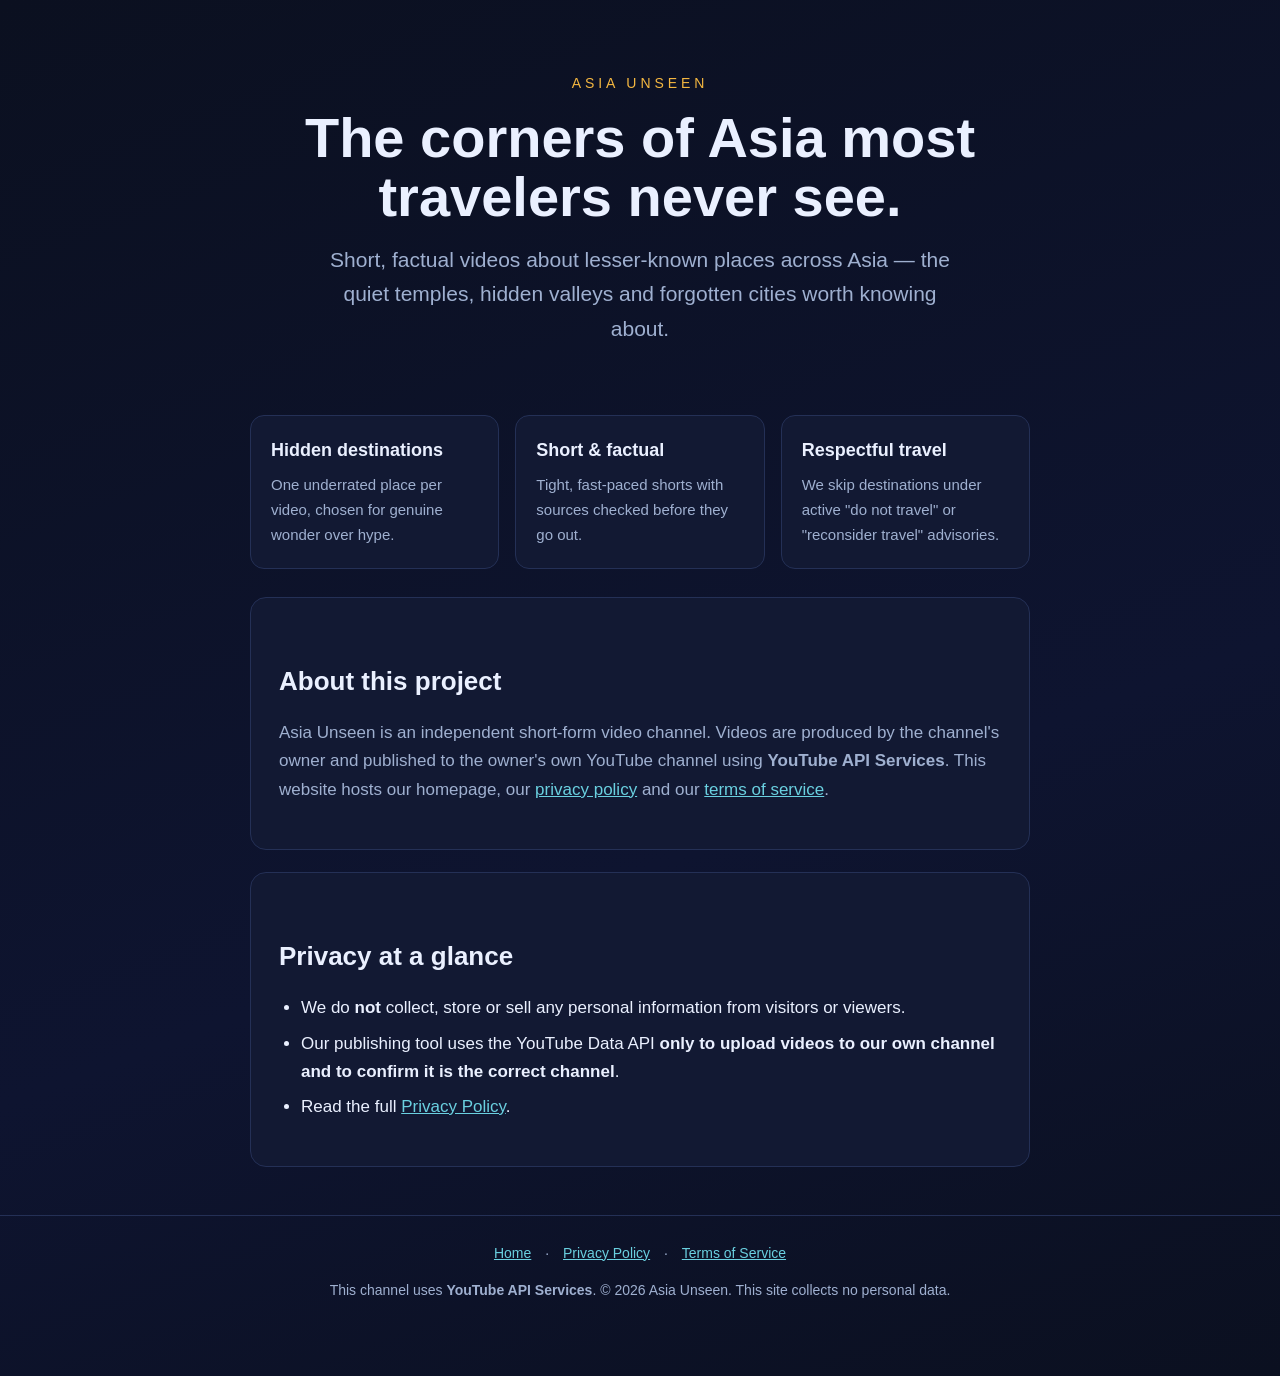
<file: index.html>
<!doctype html>
<html lang="en">
<head>
  <meta charset="utf-8">
  <meta name="viewport" content="width=device-width, initial-scale=1">
  <title>Asia Unseen — hidden-gem travel shorts</title>
  <meta name="description" content="Asia Unseen is a short-form video channel spotlighting lesser-known travel destinations across Asia.">
  <link rel="stylesheet" href="style.css">
</head>
<body>
  <header class="hero">
    <div class="wrap">
      <p class="brand">Asia Unseen</p>
      <h1>The corners of Asia most travelers never see.</h1>
      <p class="tag">Short, factual videos about lesser-known places across Asia — the quiet temples, hidden valleys and forgotten cities worth knowing about.</p>
    </div>
  </header>

  <main class="wrap">
    <section class="grid">
      <div class="card"><h3>Hidden destinations</h3><p>One underrated place per video, chosen for genuine wonder over hype.</p></div>
      <div class="card"><h3>Short &amp; factual</h3><p>Tight, fast-paced shorts with sources checked before they go out.</p></div>
      <div class="card"><h3>Respectful travel</h3><p>We skip destinations under active "do not travel" or "reconsider travel" advisories.</p></div>
    </section>

    <section class="panel">
      <h2>About this project</h2>
      <p class="muted">Asia Unseen is an independent short-form video channel. Videos are produced by the channel's owner and published to the owner's own YouTube channel using <strong>YouTube API Services</strong>. This website hosts our homepage, our <a href="privacy.html">privacy policy</a> and our <a href="terms.html">terms of service</a>.</p>
    </section>

    <section class="panel">
      <h2>Privacy at a glance</h2>
      <ul>
        <li>We do <strong>not</strong> collect, store or sell any personal information from visitors or viewers.</li>
        <li>Our publishing tool uses the YouTube Data API <strong>only to upload videos to our own channel and to confirm it is the correct channel</strong>.</li>
        <li>Read the full <a href="privacy.html">Privacy Policy</a>.</li>
      </ul>
    </section>
  </main>

  <footer>
    <div class="wrap">
      <a href="index.html">Home</a> · <a href="privacy.html">Privacy Policy</a> · <a href="terms.html">Terms of Service</a>
      <p>This channel uses <strong>YouTube API Services</strong>. © 2026 Asia Unseen. This site collects no personal data.</p>
    </div>
  </footer>
</body>
</html>
</file>
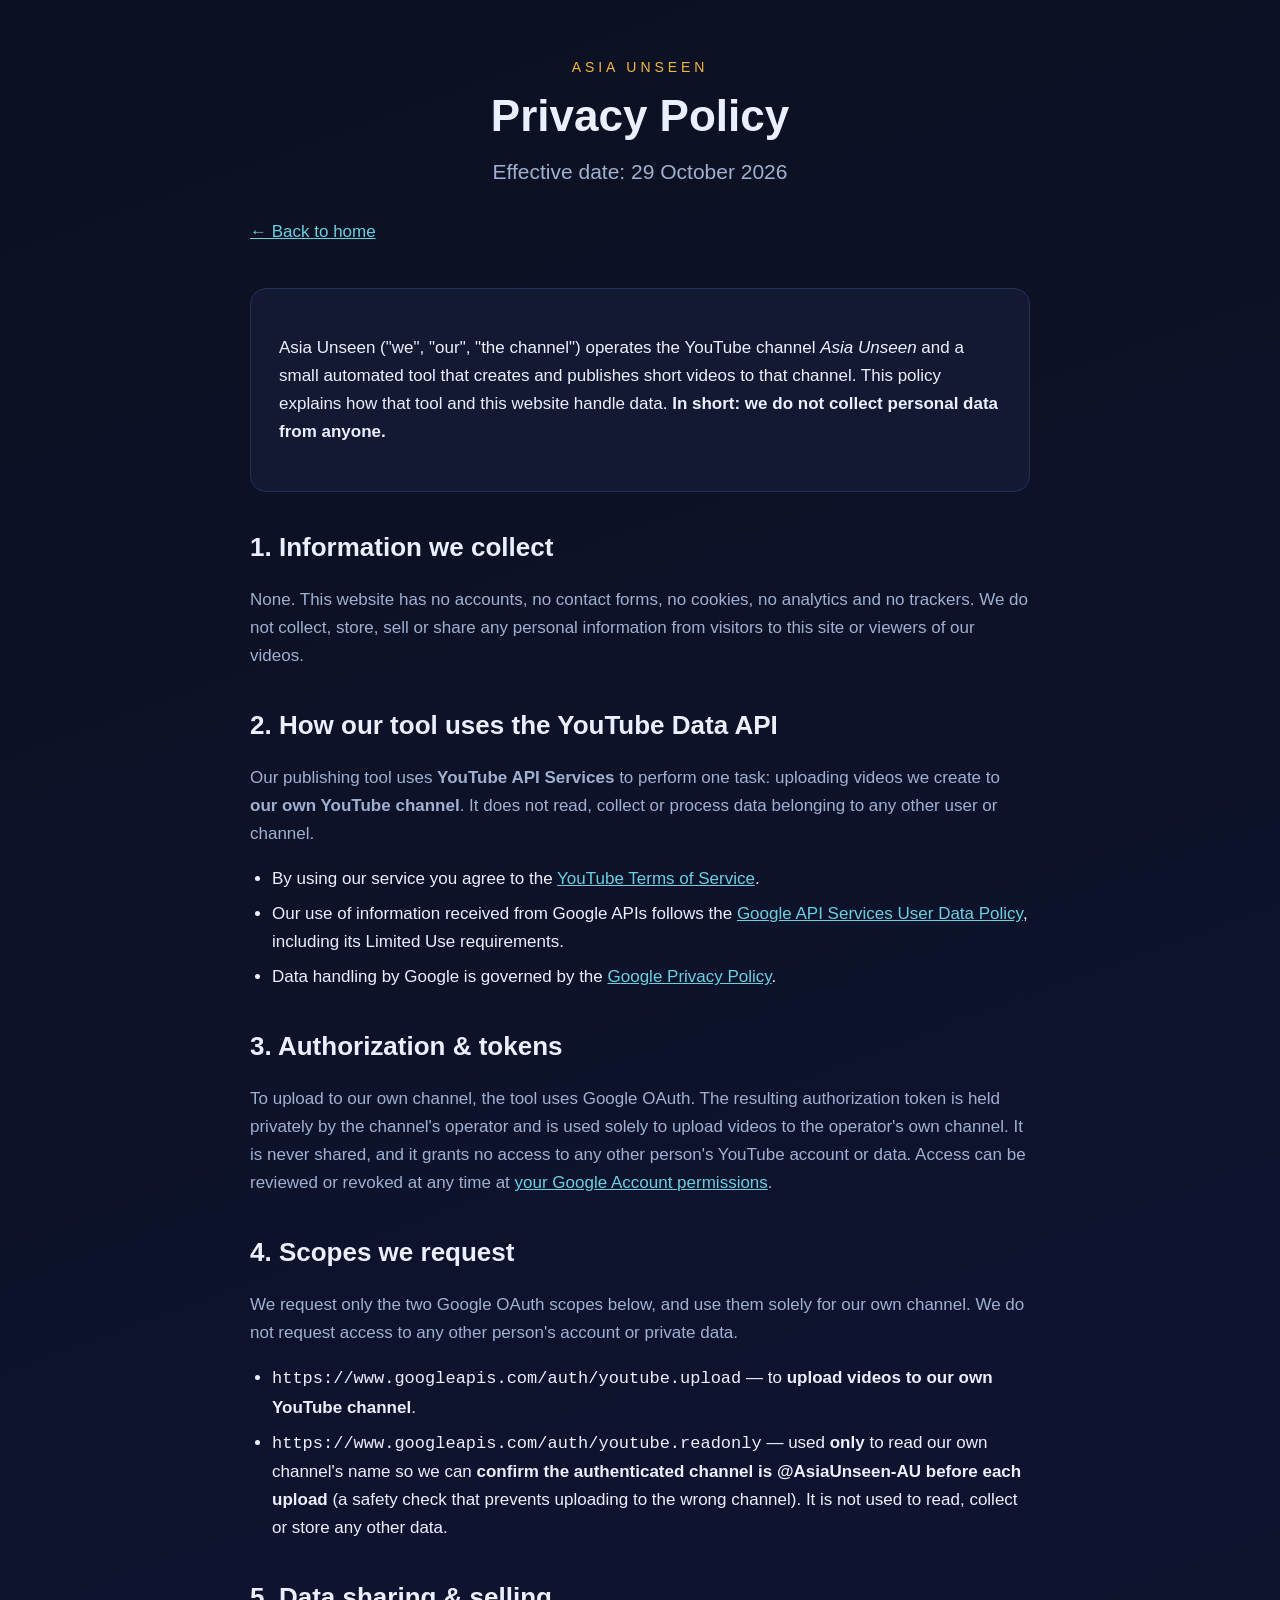
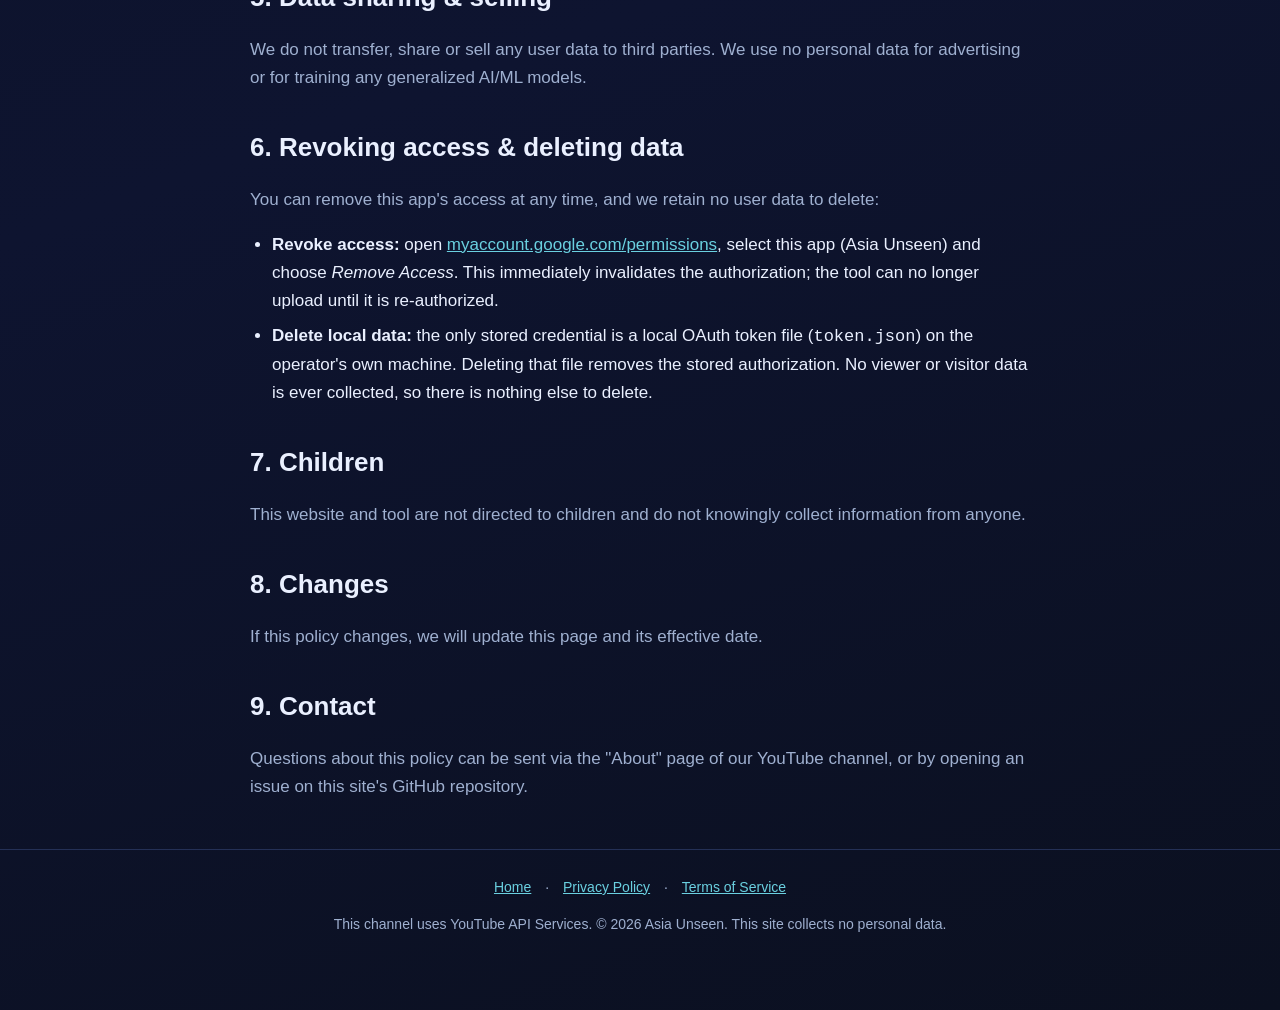
<file: privacy.html>
<!doctype html>
<html lang="en">
<head>
  <meta charset="utf-8">
  <meta name="viewport" content="width=device-width, initial-scale=1">
  <title>Privacy Policy — Asia Unseen</title>
  <meta name="description" content="Privacy policy for Asia Unseen. We collect no personal data; our tool uses the YouTube Data API only to upload videos to our own channel.">
  <link rel="stylesheet" href="style.css">
</head>
<body>
  <header class="hero" style="padding:56px 0 20px">
    <div class="wrap">
      <p class="brand">Asia Unseen</p>
      <h1 style="font-size:clamp(30px,6vw,44px)">Privacy Policy</h1>
      <p class="tag">Effective date: 29 October 2026</p>
    </div>
  </header>

  <main class="wrap">
    <a class="back" href="index.html">← Back to home</a>

    <div class="panel">
      <p>Asia Unseen ("we", "our", "the channel") operates the YouTube channel <em>Asia Unseen</em> and a small automated tool that creates and publishes short videos to that channel. This policy explains how that tool and this website handle data. <strong>In short: we do not collect personal data from anyone.</strong></p>
    </div>

    <h2>1. Information we collect</h2>
    <p class="muted">None. This website has no accounts, no contact forms, no cookies, no analytics and no trackers. We do not collect, store, sell or share any personal information from visitors to this site or viewers of our videos.</p>

    <h2>2. How our tool uses the YouTube Data API</h2>
    <p class="muted">Our publishing tool uses <strong>YouTube API Services</strong> to perform one task: uploading videos we create to <strong>our own YouTube channel</strong>. It does not read, collect or process data belonging to any other user or channel.</p>
    <ul>
      <li>By using our service you agree to the <a href="https://www.youtube.com/t/terms" rel="noopener" target="_blank">YouTube Terms of Service</a>.</li>
      <li>Our use of information received from Google APIs follows the <a href="https://developers.google.com/terms/api-services-user-data-policy" rel="noopener" target="_blank">Google API Services User Data Policy</a>, including its Limited Use requirements.</li>
      <li>Data handling by Google is governed by the <a href="http://www.google.com/policies/privacy" rel="noopener" target="_blank">Google Privacy Policy</a>.</li>
    </ul>

    <h2>3. Authorization &amp; tokens</h2>
    <p class="muted">To upload to our own channel, the tool uses Google OAuth. The resulting authorization token is held privately by the channel's operator and is used solely to upload videos to the operator's own channel. It is never shared, and it grants no access to any other person's YouTube account or data. Access can be reviewed or revoked at any time at <a href="https://myaccount.google.com/permissions" rel="noopener" target="_blank">your Google Account permissions</a>.</p>

    <h2>4. Scopes we request</h2>
    <p class="muted">We request only the two Google OAuth scopes below, and use them solely for our own channel. We do not request access to any other person's account or private data.</p>
    <ul>
      <li><code>https://www.googleapis.com/auth/youtube.upload</code> — to <strong>upload videos to our own YouTube channel</strong>.</li>
      <li><code>https://www.googleapis.com/auth/youtube.readonly</code> — used <strong>only</strong> to read our own channel's name so we can <strong>confirm the authenticated channel is @AsiaUnseen-AU before each upload</strong> (a safety check that prevents uploading to the wrong channel). It is not used to read, collect or store any other data.</li>
    </ul>

    <h2>5. Data sharing &amp; selling</h2>
    <p class="muted">We do not transfer, share or sell any user data to third parties. We use no personal data for advertising or for training any generalized AI/ML models.</p>

    <h2>6. Revoking access &amp; deleting data</h2>
    <p class="muted">You can remove this app's access at any time, and we retain no user data to delete:</p>
    <ul>
      <li><strong>Revoke access:</strong> open <a href="https://myaccount.google.com/permissions" rel="noopener" target="_blank">myaccount.google.com/permissions</a>, select this app (Asia Unseen) and choose <em>Remove Access</em>. This immediately invalidates the authorization; the tool can no longer upload until it is re-authorized.</li>
      <li><strong>Delete local data:</strong> the only stored credential is a local OAuth token file (<code>token.json</code>) on the operator's own machine. Deleting that file removes the stored authorization. No viewer or visitor data is ever collected, so there is nothing else to delete.</li>
    </ul>

    <h2>7. Children</h2>
    <p class="muted">This website and tool are not directed to children and do not knowingly collect information from anyone.</p>

    <h2>8. Changes</h2>
    <p class="muted">If this policy changes, we will update this page and its effective date.</p>

    <h2>9. Contact</h2>
    <p class="muted">Questions about this policy can be sent via the "About" page of our YouTube channel, or by opening an issue on this site's GitHub repository. <!-- Operator: you may replace this line with a direct contact email if Google verification asks for one. --></p>
  </main>

  <footer>
    <div class="wrap">
      <a href="index.html">Home</a> · <a href="privacy.html">Privacy Policy</a> · <a href="terms.html">Terms of Service</a>
      <p>This channel uses YouTube API Services. © 2026 Asia Unseen. This site collects no personal data.</p>
    </div>
  </footer>
</body>
</html>
</file>
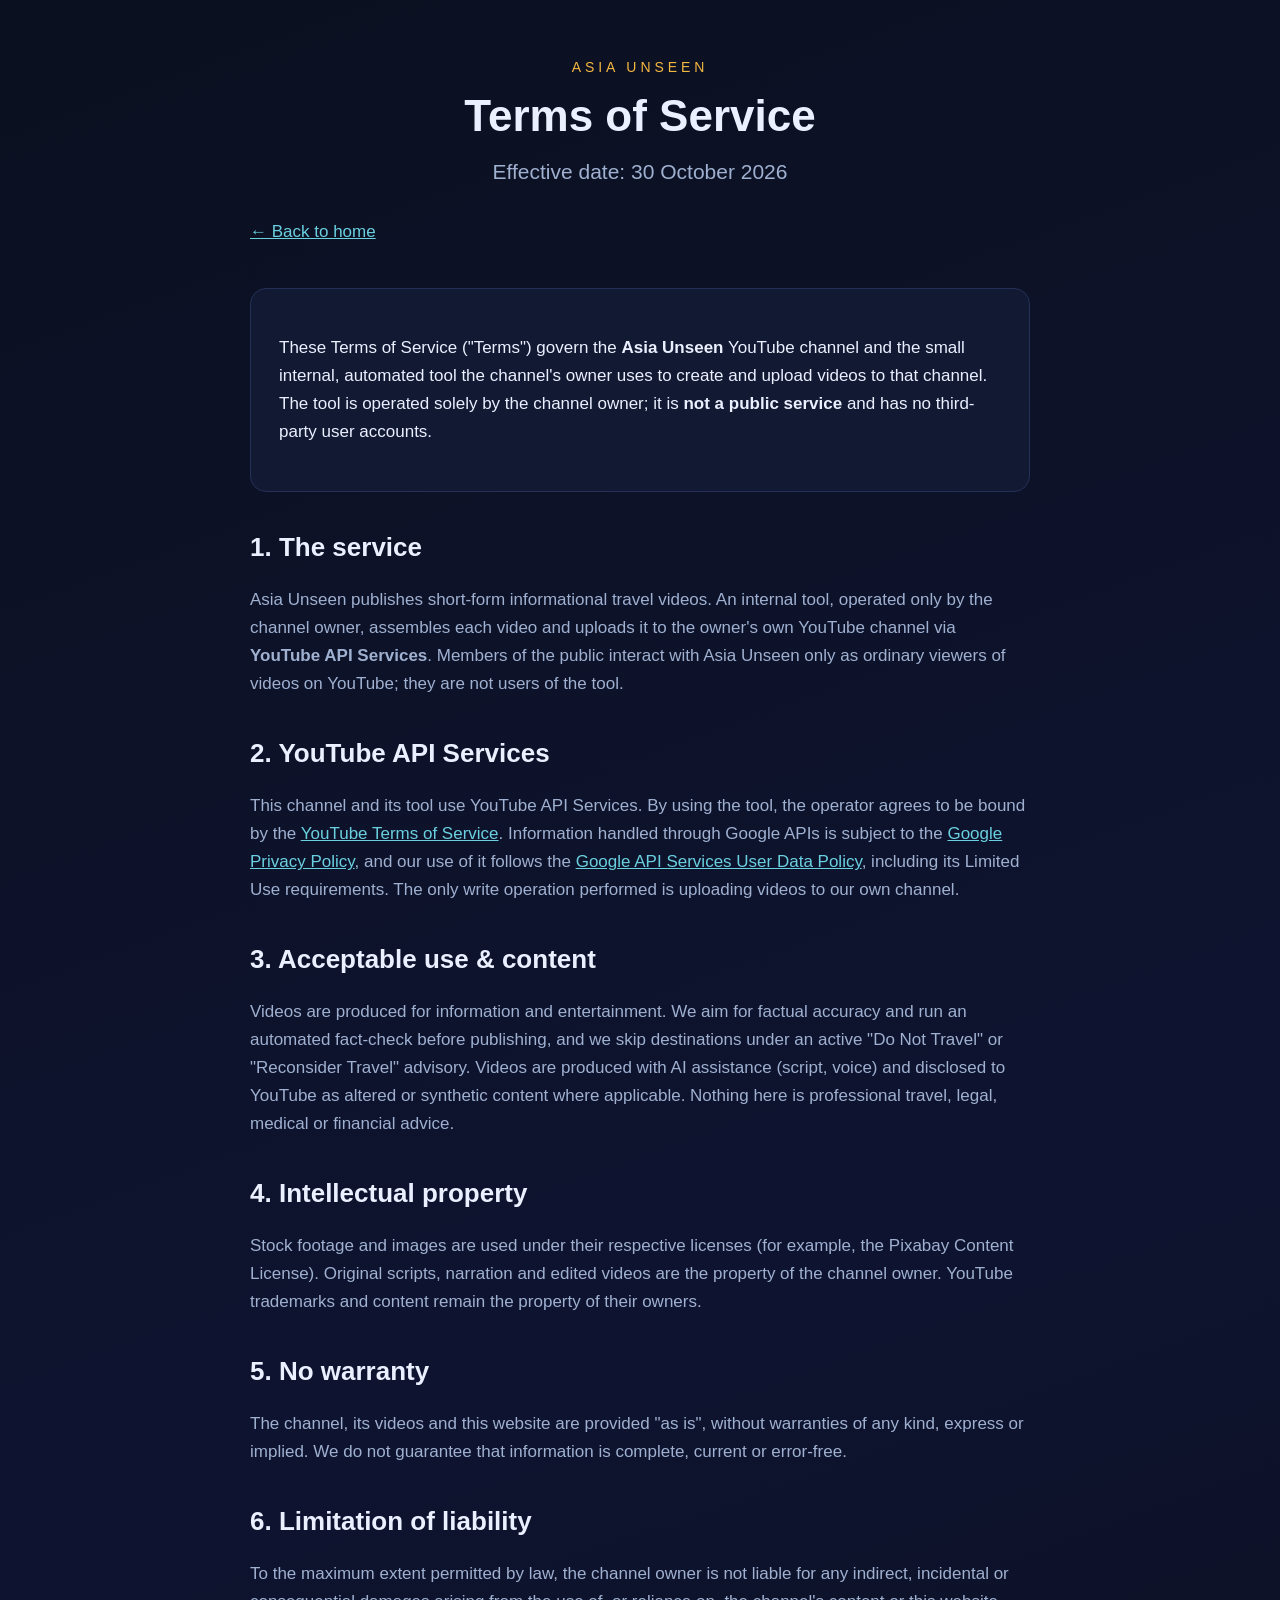
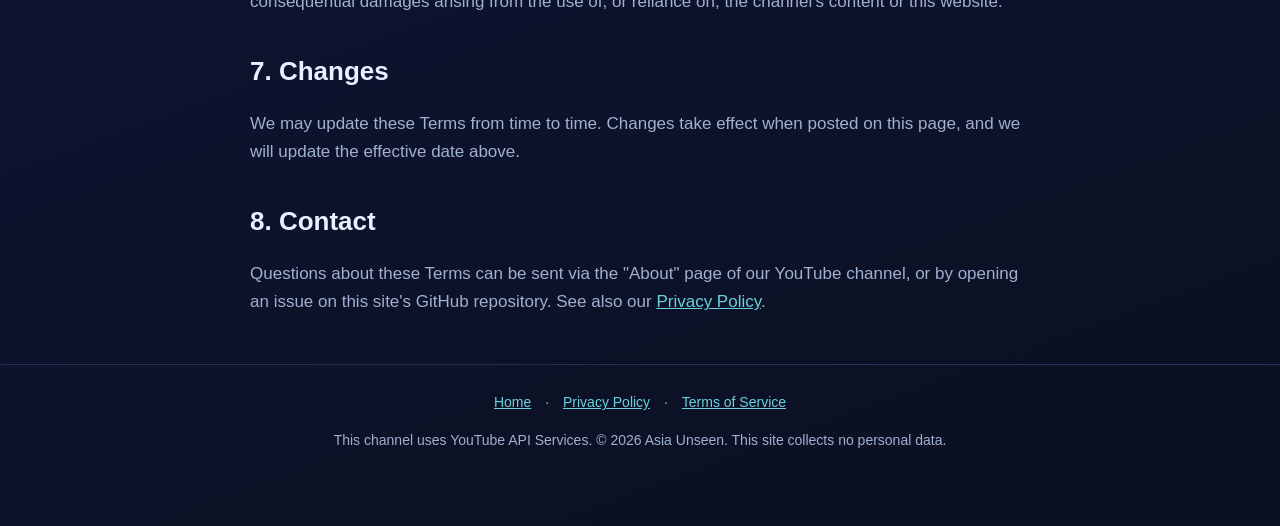
<file: terms.html>
<!doctype html>
<html lang="en">
<head>
  <meta charset="utf-8">
  <meta name="viewport" content="width=device-width, initial-scale=1">
  <title>Terms of Service — Asia Unseen</title>
  <meta name="description" content="Terms of Service for the Asia Unseen YouTube channel and its internal upload tool. References the YouTube Terms of Service.">
  <link rel="stylesheet" href="style.css">
</head>
<body>
  <header class="hero" style="padding:56px 0 20px">
    <div class="wrap">
      <p class="brand">Asia Unseen</p>
      <h1 style="font-size:clamp(30px,6vw,44px)">Terms of Service</h1>
      <p class="tag">Effective date: 30 October 2026</p>
    </div>
  </header>

  <main class="wrap">
    <a class="back" href="index.html">← Back to home</a>

    <div class="panel">
      <p>These Terms of Service ("Terms") govern the <strong>Asia Unseen</strong> YouTube channel and the small internal, automated tool the channel's owner uses to create and upload videos to that channel. The tool is operated solely by the channel owner; it is <strong>not a public service</strong> and has no third-party user accounts.</p>
    </div>

    <h2>1. The service</h2>
    <p class="muted">Asia Unseen publishes short-form informational travel videos. An internal tool, operated only by the channel owner, assembles each video and uploads it to the owner's own YouTube channel via <strong>YouTube API Services</strong>. Members of the public interact with Asia Unseen only as ordinary viewers of videos on YouTube; they are not users of the tool.</p>

    <h2>2. YouTube API Services</h2>
    <p class="muted">This channel and its tool use YouTube API Services. By using the tool, the operator agrees to be bound by the <a href="https://www.youtube.com/t/terms" rel="noopener" target="_blank">YouTube Terms of Service</a>. Information handled through Google APIs is subject to the <a href="http://www.google.com/policies/privacy" rel="noopener" target="_blank">Google Privacy Policy</a>, and our use of it follows the <a href="https://developers.google.com/terms/api-services-user-data-policy" rel="noopener" target="_blank">Google API Services User Data Policy</a>, including its Limited Use requirements. The only write operation performed is uploading videos to our own channel.</p>

    <h2>3. Acceptable use &amp; content</h2>
    <p class="muted">Videos are produced for information and entertainment. We aim for factual accuracy and run an automated fact-check before publishing, and we skip destinations under an active "Do Not Travel" or "Reconsider Travel" advisory. Videos are produced with AI assistance (script, voice) and disclosed to YouTube as altered or synthetic content where applicable. Nothing here is professional travel, legal, medical or financial advice.</p>

    <h2>4. Intellectual property</h2>
    <p class="muted">Stock footage and images are used under their respective licenses (for example, the Pixabay Content License). Original scripts, narration and edited videos are the property of the channel owner. YouTube trademarks and content remain the property of their owners.</p>

    <h2>5. No warranty</h2>
    <p class="muted">The channel, its videos and this website are provided "as is", without warranties of any kind, express or implied. We do not guarantee that information is complete, current or error-free.</p>

    <h2>6. Limitation of liability</h2>
    <p class="muted">To the maximum extent permitted by law, the channel owner is not liable for any indirect, incidental or consequential damages arising from the use of, or reliance on, the channel's content or this website.</p>

    <h2>7. Changes</h2>
    <p class="muted">We may update these Terms from time to time. Changes take effect when posted on this page, and we will update the effective date above.</p>

    <h2>8. Contact</h2>
    <p class="muted">Questions about these Terms can be sent via the "About" page of our YouTube channel, or by opening an issue on this site's GitHub repository. See also our <a href="privacy.html">Privacy Policy</a>.</p>
  </main>

  <footer>
    <div class="wrap">
      <a href="index.html">Home</a> · <a href="privacy.html">Privacy Policy</a> · <a href="terms.html">Terms of Service</a>
      <p>This channel uses YouTube API Services. © 2026 Asia Unseen. This site collects no personal data.</p>
    </div>
  </footer>
</body>
</html>
</file>
<file: style.css>
:root {
  --bg: #0b1020; --panel: #121933; --ink: #eaf0ff; --ink-2: #9fb0d0;
  --accent: #f4b740; --accent-2: #6ad0e0; --line: #243056;
}
* { box-sizing: border-box; }
html { -webkit-text-size-adjust: 100%; }
body {
  margin: 0; font: 17px/1.65 -apple-system, "Segoe UI", Roboto, Helvetica, Arial, sans-serif;
  color: var(--ink); background: linear-gradient(160deg, #0b1020, #0e1430 60%, #0b1020);
  min-height: 100vh;
}
a { color: var(--accent-2); }
.wrap { max-width: 820px; margin: 0 auto; padding: 0 20px; }
header.hero { padding: 72px 0 40px; text-align: center; }
.brand { font-size: 14px; letter-spacing: .28em; text-transform: uppercase; color: var(--accent); margin: 0 0 14px; }
h1 { font-size: clamp(34px, 7vw, 56px); line-height: 1.05; margin: 0 0 16px; }
.tag { color: var(--ink-2); font-size: clamp(17px, 3vw, 21px); max-width: 620px; margin: 0 auto; }
.panel { background: var(--panel); border: 1px solid var(--line); border-radius: 16px; padding: 28px; margin: 22px 0; }
.grid { display: grid; gap: 16px; grid-template-columns: repeat(auto-fit, minmax(220px, 1fr)); margin: 28px 0; }
.card { background: var(--panel); border: 1px solid var(--line); border-radius: 14px; padding: 20px; }
.card h3 { margin: 0 0 8px; font-size: 18px; }
.card p { margin: 0; color: var(--ink-2); font-size: 15px; }
h2 { font-size: 26px; margin: 34px 0 10px; }
h3 { color: var(--ink); }
.muted { color: var(--ink-2); }
ul { padding-left: 22px; }
li { margin: 7px 0; }
footer { border-top: 1px solid var(--line); margin-top: 48px; padding: 26px 0 60px; color: var(--ink-2); font-size: 14px; text-align: center; }
footer a { margin: 0 10px; }
.back { display: inline-block; margin: 8px 0 20px; }
</file>
